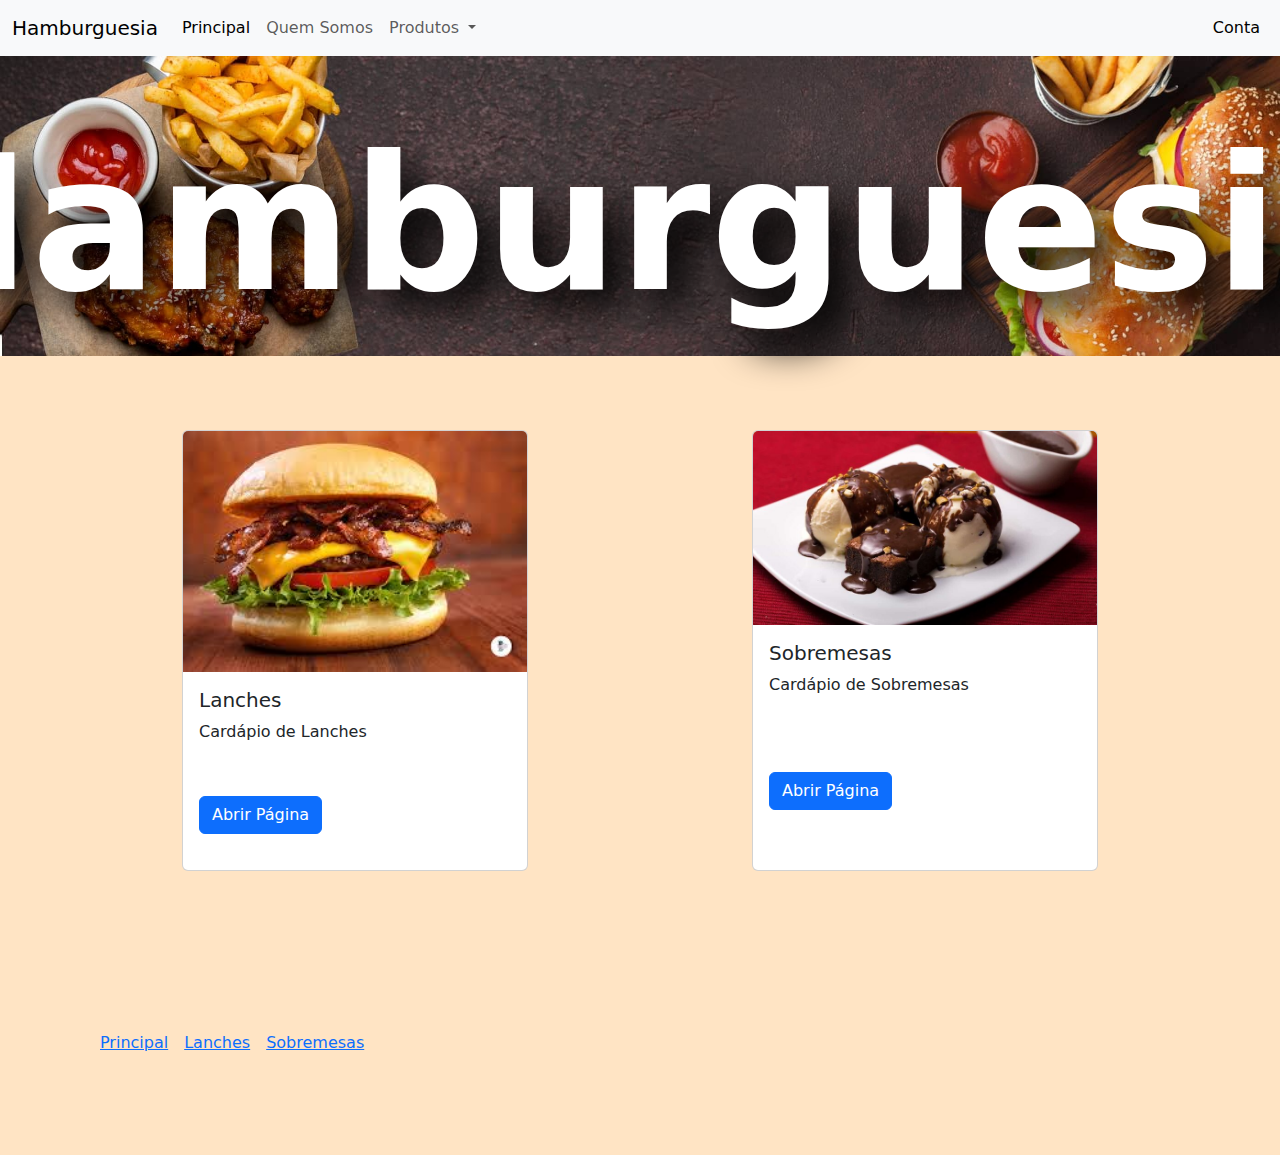
<file: index.html>
<DOCTYPE html="pt-br">
  <html>

  <head>
    <meta charset="UTF-8">
    <title>Hamburguesia</title>
    <link rel="stylesheet" href="https://maxcdn.bootstrapcdn.com/bootstrap/4.5.2/css/bootstrap.min.css">
    <script src="https://ajax.googleapis.com/ajax/libs/jquery/3.5.1/jquery.min.js"></script>
    <script src="https://cdnjs.cloudflare.com/ajax/libs/popper.js/1.16.0/umd/popper.min.js"></script>
    <script src="https://maxcdn.bootstrapcdn.com/bootstrap/4.5.2/js/bootstrap.min.js"></script>

    <link href="https://cdn.jsdelivr.net/npm/bootstrap@5.3.3/dist/css/bootstrap.min.css" rel="stylesheet"
      integrity="sha384-QWTKZyjpPEjISv5WaRU9OFeRpok6YctnYmDr5pNlyT2bRjXh0JMhjY6hW+ALEwIH" crossorigin="anonymous">
    <link rel="stylesheet" href="styler.css">
  </head>

  <body>
    <header>
      <nav class="navbar navbar-expand-lg bg-body-tertiary">
        <div class="container-fluid">
          <a class="navbar-brand">Hamburguesia</a>
          <button class="navbar-toggler" type="button" data-bs-toggle="collapse"
            data-bs-target="#navbarSupportedContent" aria-controls="navbarSupportedContent" aria-expanded="false"
            aria-label="Toggle navigation">
            <span class="navbar-toggler-icon"></span>
          </button>
          <div class="collapse navbar-collapse" id="navbarSupportedContent">
            <ul class="navbar-nav me-auto mb-2 mb-lg-0">
              <li class="nav-item">
                <a class="nav-link active" aria-current="page" href="index.html">Principal</a>
              </li>
              <li class="nav-item">
                <a class="nav-link" href="quem.html">Quem Somos</a>
              </li>
              <li class="nav-item dropdown">
                <a class="nav-link dropdown-toggle" href="#" role="button" data-bs-toggle="dropdown"
                  aria-expanded="false">
                  Produtos
                </a>
                <ul class="dropdown-menu">
                  <li><a class="dropdown-item" href="hambu.html">Lanches</a></li>
                  <li><a class="dropdown-item" href="sobre.html">Sobremesas</a></li>
                </ul>
              </li>
            </ul>
            <ul class="navbar-nav ms-auto">
              <li class="nav-item">
                <a class="nav-link active" aria-current="page" href="login.html">Conta</a>
              </li>
            </ul>
          </div>
        </div>
      </nav>
    </header>
    <main>
      </head>

      <body>
        <img src="img/ara.jpg" class="img-fluid" alt="Descrição da Imagem">
        <div class="overlay-text">Hamburguesia</div>
        </div>
        <div class="container mt-4">
          <div class="row">
            <div class="col-md-6">
              <div class="card">
                <img src="img/hamburguer.jfif" class="card-img-top" alt="...">
                <div class="card-body">
                  <h5 class="card-title">Lanches</h5>
                  <p class="card-text">Cardápio de Lanches</p>
                </div>
                <div class="card-body">
                  <a href="hambu.html" class="btn btn-primary">Abrir Página</a>
                </div>
              </div>
            </div>

            <div class="col-md-6">
              <div class="card">
                <img src="img/brownie.jpg" class="card-img-top" alt="...">
                <div class="card-body">
                  <h5 class="card-title">Sobremesas</h5>
                  <p class="card-text">Cardápio de Sobremesas</p>
                </div>
                <div class="card-body">
                  <a href="sobre.html" class="btn btn-primary">Abrir Página</a>
                </div>
              </div>
            </div>
          </div>
        </div>
        </div>
    </main>
    <footer>
      <nav style="--bs-breadcrumb-divider: '';" aria-label="breadcrumb">
        <ol class="breadcrumb">
          <li class="breadcrumb-item"><a href="index.html">Principal</a></li>
          <li class="breadcrumb-item"><a href="hambu.html">Lanches</a></li>
          <li class="breadcrumb-item"><a href="sobre.html">Sobremesas</a></li>
        </ol>
      </nav>
    </footer>
    <script src="https://cdn.jsdelivr.net/npm/bootstrap@5.3.3/dist/js/bootstrap.bundle.min.js"
      integrity="sha384-YvpcrYf0tY3lHB60NNkmXc5s9fDVZLESaAA55NDzOxhy9GkcIdslK1eN7N6jIeHz"
      crossorigin="anonymous"></script>
  </body>

  </html>
</file>
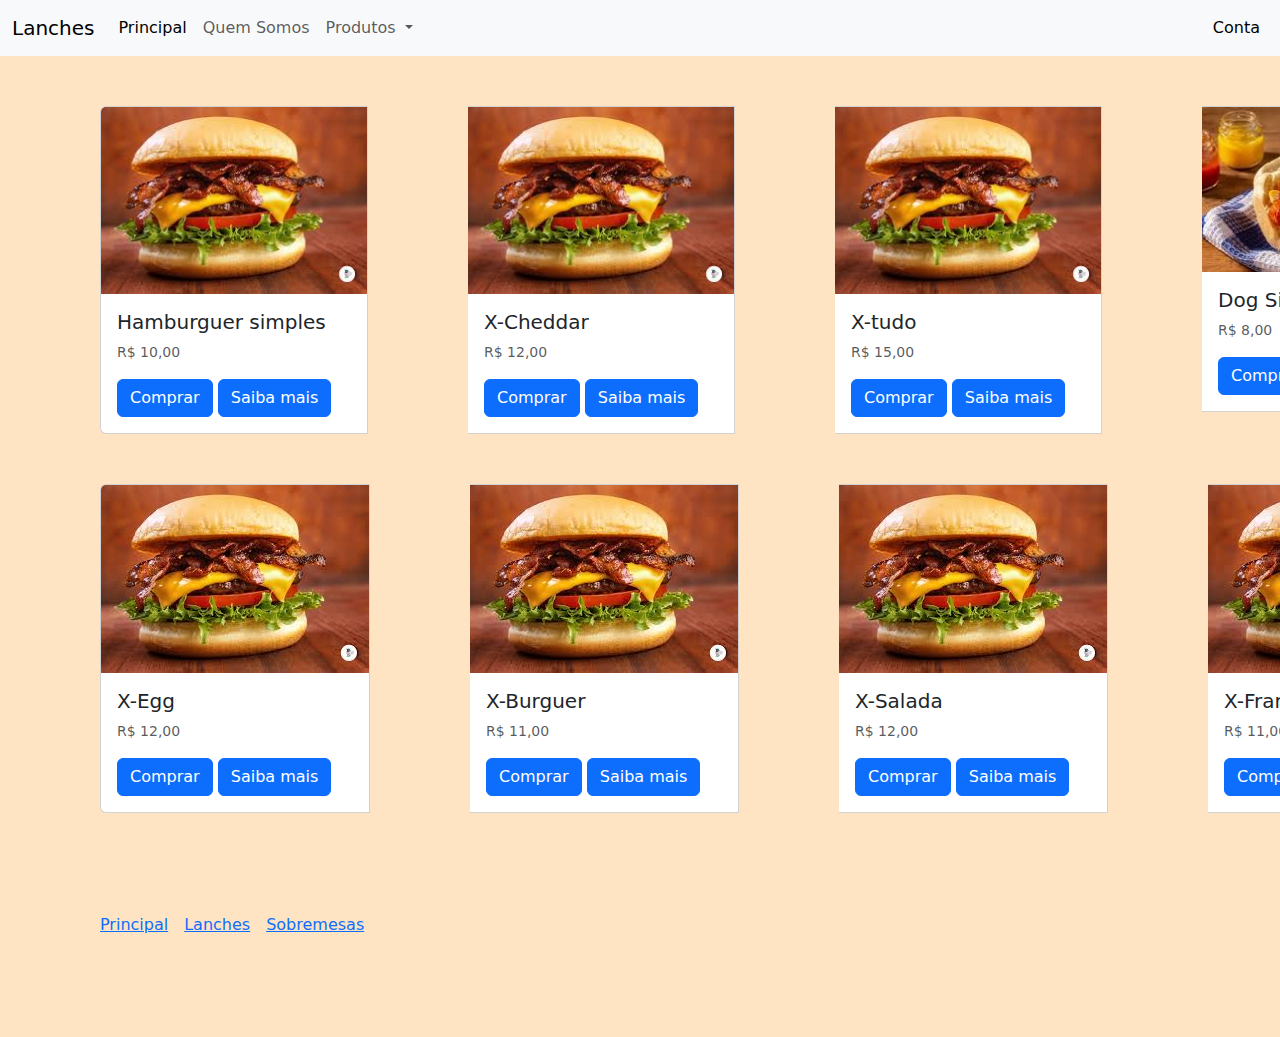
<file: hambu.html>
<DOCTYPE html="pt-br">
    <html>

    <head>
        <meta charset="UTF-8">
        <title>Lanches</title>
        <link rel="stylesheet" href="https://maxcdn.bootstrapcdn.com/bootstrap/4.5.2/css/bootstrap.min.css">
        <script src="https://ajax.googleapis.com/ajax/libs/jquery/3.5.1/jquery.min.js"></script>
        <script src="https://cdnjs.cloudflare.com/ajax/libs/popper.js/1.16.0/umd/popper.min.js"></script>
        <script src="https://maxcdn.bootstrapcdn.com/bootstrap/4.5.2/js/bootstrap.min.js"></script>

        <link href="https://cdn.jsdelivr.net/npm/bootstrap@5.3.3/dist/css/bootstrap.min.css" rel="stylesheet"
            integrity="sha384-QWTKZyjpPEjISv5WaRU9OFeRpok6YctnYmDr5pNlyT2bRjXh0JMhjY6hW+ALEwIH" crossorigin="anonymous">
        <link rel="stylesheet" href="styler.css">
    </head>

    <body>
        <header>
            <nav class="navbar navbar-expand-lg bg-body-tertiary">
                <div class="container-fluid">
                    <a class="navbar-brand">Lanches</a>
                    <button class="navbar-toggler" type="button" data-bs-toggle="collapse"
                        data-bs-target="#navbarSupportedContent" aria-controls="navbarSupportedContent"
                        aria-expanded="false" aria-label="Toggle navigation">
                        <span class="navbar-toggler-icon"></span>
                    </button>
                    <div class="collapse navbar-collapse" id="navbarSupportedContent">
                        <ul class="navbar-nav me-auto mb-2 mb-lg-0">
                            <li class="nav-item">
                                <a class="nav-link active" aria-current="page" href="index.html">Principal</a>
                            </li>
                            <li class="nav-item">
                                <a class="nav-link" href="quem.html">Quem Somos</a>
                            </li>
                            <li class="nav-item dropdown">
                                <a class="nav-link dropdown-toggle" href="#" role="button" data-bs-toggle="dropdown"
                                    aria-expanded="false">
                                    Produtos
                                </a>
                                <ul class="dropdown-menu">
                                    <li><a class="dropdown-item" href="hambu.html">Lanches</a></li>
                                    <li><a class="dropdown-item" href="sobre.html">Sobremesas</a></li>
                                </ul>
                            </li>
                        </ul>
                        <ul class="navbar-nav ms-auto">
                            <li class="nav-item">
                                <a class="nav-link active" aria-current="page" href="login.html">Conta</a>
                            </li>
                        </ul>
                    </div>
                </div>
            </nav>
        </header>
        <main>
            <div class="card-group" style="width:max-content;">
                <div class="card">
                    <img class="card-img-top" src="img/hamburguer.jfif" alt="Imagem de capa do card">
                    <div class="card-body">
                        <h5 class="card-title">Hamburguer simples</h5>
                        <p class="card-text"><small class="text-muted">R$ 10,00</small></p>
                        <button type="button" class="btn btn-primary" data-toggle="modal" data-target="#compra">
                            Comprar
                        </button>
                        <button type="button" class="btn btn-primary" data-toggle="modal" data-target="#hsimples">
                            Saiba mais
                        </button>
                    </div>
                </div>
                <div class="card">
                    <img class="card-img-top" src="img/hamburguer.jfif" alt="Imagem de capa do card">
                    <div class="card-body">
                        <h5 class="card-title">X-Cheddar</h5>
                        <p class="card-text"><small class="text-muted">R$ 12,00</small></p>
                        <button type="button" class="btn btn-primary" data-toggle="modal" data-target="#compra">
                            Comprar
                        </button>
                        <button type="button" class="btn btn-primary" data-toggle="modal" data-target="#hcheddar">
                            Saiba mais
                        </button>
                    </div>
                </div>
                <div class="card">
                    <img class="card-img-top" src="img/hamburguer.jfif" alt="Imagem de capa do card">
                    <div class="card-body">
                        <h5 class="card-title">X-tudo</h5>
                        <p class="card-text"><small class="text-muted">R$ 15,00</small></p>
                        <button type="button" class="btn btn-primary" data-toggle="modal" data-target="#compra">
                            Comprar
                        </button>
                        <button type="button" class="btn btn-primary" data-toggle="modal" data-target="#xtudo">
                            Saiba mais
                        </button>
                    </div>
                </div>
                <div class="card">
                    <img class="card-img-top" src="img/2.jpg" alt="Imagem de capa do card">
                    <div class="card-body">
                        <h5 class="card-title">Dog Simples</h5>
                        <p class="card-text"><small class="text-muted">R$ 8,00</small></p>
                        <button type="button" class="btn btn-primary" data-toggle="modal" data-target="#compra">
                            Comprar
                        </button>
                        <button type="button" class="btn btn-primary" data-toggle="modal" data-target="#dsimples">
                            Saiba mais
                        </button>
                    </div>
                </div>
                <div class="card">
                    <img class="card-img-top" src="img/2.jpg" alt="Imagem de capa do card">
                    <div class="card-body">
                        <h5 class="card-title">Dog Completo</h5>
                        <p class="card-text"><small class="text-muted">R$ 10,00</small></p>
                        <button type="button" class="btn btn-primary" data-toggle="modal" data-target="#compra">
                            Comprar
                        </button>
                        <button type="button" class="btn btn-primary" data-toggle="modal" data-target="#dcomp">
                            Saiba mais
                        </button>
                    </div>
                </div>
            </div>
            <div class="card-group" style="width:max-content;">
                <div class="card">
                    <img class="card-img-top" src="img/hamburguer.jfif" alt="Imagem de capa do card">
                    <div class="card-body">
                        <h5 class="card-title">X-Egg</h5>
                        <p class="card-text"><small class="text-muted">R$ 12,00</small></p>
                        <button type="button" class="btn btn-primary" data-toggle="modal" data-target="#compra">
                            Comprar
                        </button>
                        <button type="button" class="btn btn-primary" data-toggle="modal" data-target="#xegg">
                            Saiba mais
                        </button>
                    </div>
                </div>
                <div class="card">
                    <img class="card-img-top" src="img/hamburguer.jfif" alt="Imagem de capa do card">
                    <div class="card-body">
                        <h5 class="card-title">X-Burguer</h5>
                        <p class="card-text"><small class="text-muted">R$ 11,00</small></p>
                        <button type="button" class="btn btn-primary" data-toggle="modal" data-target="#compra">
                            Comprar
                        </button>
                        <button type="button" class="btn btn-primary" data-toggle="modal" data-target="#xburguer">
                            Saiba mais
                        </button>
                    </div>
                </div>
                <div class="card">
                    <img class="card-img-top" src="img/hamburguer.jfif" alt="Imagem de capa do card">
                    <div class="card-body">
                        <h5 class="card-title">X-Salada</h5>
                        <p class="card-text"><small class="text-muted">R$ 12,00</small></p>
                        <button type="button" class="btn btn-primary" data-toggle="modal" data-target="#compra">
                            Comprar
                        </button>
                        <button type="button" class="btn btn-primary" data-toggle="modal" data-target="#xsalada">
                            Saiba mais
                        </button>
                    </div>
                </div>
                <div class="card">
                    <img class="card-img-top" src="img/hamburguer.jfif" alt="Imagem de capa do card">
                    <div class="card-body">
                        <h5 class="card-title">X-Frango</h5>
                        <p class="card-text"><small class="text-muted">R$ 11,00</small></p>
                        <button type="button" class="btn btn-primary" data-toggle="modal" data-target="#compra">
                            Comprar
                        </button>
                        <button type="button" class="btn btn-primary" data-toggle="modal" data-target="#xfrango">
                            Saiba mais
                        </button>
                    </div>
                </div>
                <div class="card">
                    <img class="card-img-top" src="img/hamburguer.jfif" alt="Imagem de capa do card">
                    <div class="card-body">
                        <h5 class="card-title">X-Bacon</h5>
                        <p class="card-text"><small class="text-muted">R$ 13,00</small></p>
                        <button type="button" class="btn btn-primary" data-toggle="modal" data-target="#compra">
                            Comprar
                        </button>
                        <button type="button" class="btn btn-primary" data-toggle="modal" data-target="#xbacon">
                            Saiba mais
                        </button>
                    </div>
                </div>
            </div>
            <div class="modal fade" id="hsimples" tabindex="-1" role="dialog" aria-labelledby="exampleModalLabel"
                aria-hidden="true">
                <div class="modal-dialog" role="document">
                    <div class="modal-content">
                        <div class="modal-header">
                            <h5 class="modal-title" id="exampleModalLabel">Hamburguer simples</h5>
                            <button type="button" class="close" data-dismiss="modal" aria-label="Close">
                                <span aria-hidden="true">&times;</span>
                            </button>
                        </div>
                        <div class="modal-body">
                            Alface, tomate, milho, batata palha, hamburguer e pao
                        </div>
                        <div class="modal-footer">
                            <button type="button" class="btn btn-secondary" data-dismiss="modal">Fechar</button>
                        </div>
                    </div>
                </div>
            </div>
            <div class="modal fade" id="hcheddar" tabindex="-1" role="dialog" aria-labelledby="exampleModalLabel"
                aria-hidden="true">
                <div class="modal-dialog" role="document">
                    <div class="modal-content">
                        <div class="modal-header">
                            <h5 class="modal-title" id="exampleModalLabel">X-Cheddar</h5>
                            <button type="button" class="close" data-dismiss="modal" aria-label="Close">
                                <span aria-hidden="true">&times;</span>
                            </button>
                        </div>
                        <div class="modal-body">
                            Hambúrguer, queijo cheddar, alface, tomate e maionese.
                        </div>
                        <div class="modal-footer">
                            <button type="button" class="btn btn-secondary" data-dismiss="modal">Fechar</button>
                        </div>
                    </div>
                </div>
            </div>
            <div class="modal fade" id="xtudo" tabindex="-1" role="dialog" aria-labelledby="exampleModalLabel"
                aria-hidden="true">
                <div class="modal-dialog" role="document">
                    <div class="modal-content">
                        <div class="modal-header">
                            <h5 class="modal-title" id="exampleModalLabel">X-tudo</h5>
                            <button type="button" class="close" data-dismiss="modal" aria-label="Close">
                                <span aria-hidden="true">&times;</span>
                            </button>
                        </div>
                        <div class="modal-body">
                            Hambúrguer, queijo prato, presunto, bacon, ovo, alface, tomate e maionese.
                        </div>
                        <div class="modal-footer">
                            <button type="button" class="btn btn-secondary" data-dismiss="modal">Fechar</button>
                        </div>
                    </div>
                </div>
            </div>
            <div class="modal fade" id="xegg" tabindex="-1" role="dialog" aria-labelledby="exampleModalLabel"
                aria-hidden="true">
                <div class="modal-dialog" role="document">
                    <div class="modal-content">
                        <div class="modal-header">
                            <h5 class="modal-title" id="exampleModalLabel">X-Egg</h5>
                            <button type="button" class="close" data-dismiss="modal" aria-label="Close">
                                <span aria-hidden="true">&times;</span>
                            </button>
                        </div>
                        <div class="modal-body">
                            Hambúrguer, queijo prato, ovo, alface, tomate e maionese.
                        </div>
                        <div class="modal-footer">
                            <button type="button" class="btn btn-secondary" data-dismiss="modal">Fechar</button>
                        </div>
                    </div>
                </div>
            </div>
            <div class="modal fade" id="dsimples" tabindex="-1" role="dialog" aria-labelledby="exampleModalLabel"
                aria-hidden="true">
                <div class="modal-dialog" role="document">
                    <div class="modal-content">
                        <div class="modal-header">
                            <h5 class="modal-title" id="exampleModalLabel">Dog Simples</h5>
                            <button type="button" class="close" data-dismiss="modal" aria-label="Close">
                                <span aria-hidden="true">&times;</span>
                            </button>
                        </div>
                        <div class="modal-body">
                            Salsicha, batata palha, ketchup, maionese e mostarda.
                        </div>
                        <div class="modal-footer">
                            <button type="button" class="btn btn-secondary" data-dismiss="modal">Fechar</button>
                        </div>
                    </div>
                </div>
            </div>
            <div class="modal fade" id="dcomp" tabindex="-1" role="dialog" aria-labelledby="exampleModalLabel"
                aria-hidden="true">
                <div class="modal-dialog" role="document">
                    <div class="modal-content">
                        <div class="modal-header">
                            <h5 class="modal-title" id="exampleModalLabel">Dog Completo</h5>
                            <button type="button" class="close" data-dismiss="modal" aria-label="Close">
                                <span aria-hidden="true">&times;</span>
                            </button>
                        </div>
                        <div class="modal-body">
                            Salsicha, batata palha, ketchup, maionese, mostarda, purê de batata e catupiry.
                        </div>
                        <div class="modal-footer">
                            <button type="button" class="btn btn-secondary" data-dismiss="modal">Fechar</button>
                        </div>
                    </div>
                </div>
            </div>
            <div class="modal fade" id="xsalada" tabindex="-1" role="dialog" aria-labelledby="exampleModalLabel"
                aria-hidden="true">
                <div class="modal-dialog" role="document">
                    <div class="modal-content">
                        <div class="modal-header">
                            <h5 class="modal-title" id="exampleModalLabel">X-Salada</h5>
                            <button type="button" class="close" data-dismiss="modal" aria-label="Close">
                                <span aria-hidden="true">&times;</span>
                            </button>
                        </div>
                        <div class="modal-body">
                            Hambúrguer, queijo prato, alface, tomate e maionese.
                        </div>
                        <div class="modal-footer">
                            <button type="button" class="btn btn-secondary" data-dismiss="modal">Fechar</button>
                        </div>
                    </div>
                </div>
            </div>
            <div class="modal fade" id="xburguer" tabindex="-1" role="dialog" aria-labelledby="exampleModalLabel"
                aria-hidden="true">
                <div class="modal-dialog" role="document">
                    <div class="modal-content">
                        <div class="modal-header">
                            <h5 class="modal-title" id="exampleModalLabel">X-Burguer</h5>
                            <button type="button" class="close" data-dismiss="modal" aria-label="Close">
                                <span aria-hidden="true">&times;</span>
                            </button>
                        </div>
                        <div class="modal-body">
                            Hambúrguer, queijo prato e maionese.
                        </div>
                        <div class="modal-footer">
                            <button type="button" class="btn btn-secondary" data-dismiss="modal">Fechar</button>
                        </div>
                    </div>
                </div>
            </div>
            <div class="modal fade" id="xfrango" tabindex="-1" role="dialog" aria-labelledby="exampleModalLabel"
                aria-hidden="true">
                <div class="modal-dialog" role="document">
                    <div class="modal-content">
                        <div class="modal-header">
                            <h5 class="modal-title" id="exampleModalLabel">X-Frango</h5>
                            <button type="button" class="close" data-dismiss="modal" aria-label="Close">
                                <span aria-hidden="true">&times;</span>
                            </button>
                        </div>
                        <div class="modal-body">
                            File de frango, queijo prato, ovo, bacon, alface, tomate e maionese.
                        </div>
                        <div class="modal-footer">
                            <button type="button" class="btn btn-secondary" data-dismiss="modal">Fechar</button>
                        </div>
                    </div>
                </div>
            </div>
            <div class="modal fade" id="xbacon" tabindex="-1" role="dialog" aria-labelledby="exampleModalLabel"
                aria-hidden="true">
                <div class="modal-dialog" role="document">
                    <div class="modal-content">
                        <div class="modal-header">
                            <h5 class="modal-title" id="exampleModalLabel">X-Bacon</h5>
                            <button type="button" class="close" data-dismiss="modal" aria-label="Close">
                                <span aria-hidden="true">&times;</span>
                            </button>
                        </div>
                        <div class="modal-body">
                            Hambúrguer, queijo prato, bacon, alface, tomate e maionese.
                        </div>
                        <div class="modal-footer">
                            <button type="button" class="btn btn-secondary" data-dismiss="modal">Fechar</button>
                        </div>
                    </div>
                </div>
            </div>
            <div class="modal fade" id="compra" tabindex="-1" role="dialog" aria-labelledby="exampleModalLabel"
                aria-hidden="true">
                <div class="modal-dialog" role="document">
                    <div class="modal-content">
                        <div class="modal-header">
                            <h5 class="modal-title" id="exampleModalLabel">Sucesso!</h5>
                            <button type="button" class="close" data-dismiss="modal" aria-label="Close">
                                <span aria-hidden="true">&times;</span>
                            </button>
                        </div>
                        <div class="modal-body">
                            Produto adicionado ao carrinho.
                        </div>
                        <div class="modal-footer">
                            <button type="button" class="btn btn-secondary" data-dismiss="modal">Fechar</button>
                        </div>
                    </div>
                </div>
            </div>
        </main>
        <footer>
            <nav style="--bs-breadcrumb-divider: '';" aria-label="breadcrumb">
                <ol class="breadcrumb">
                    <li class="breadcrumb-item"><a href="index.html">Principal</a></li>
                    <li class="breadcrumb-item"><a href="hambu.html">Lanches</a></li>
                    <li class="breadcrumb-item"><a href="sobre.html">Sobremesas</a></li>
                </ol>
            </nav>
        </footer>
        <script src="https://cdn.jsdelivr.net/npm/bootstrap@5.3.3/dist/js/bootstrap.bundle.min.js"
            integrity="sha384-YvpcrYf0tY3lHB60NNkmXc5s9fDVZLESaAA55NDzOxhy9GkcIdslK1eN7N6jIeHz"
            crossorigin="anonymous"></script>
    </body>

    </html>
</file>
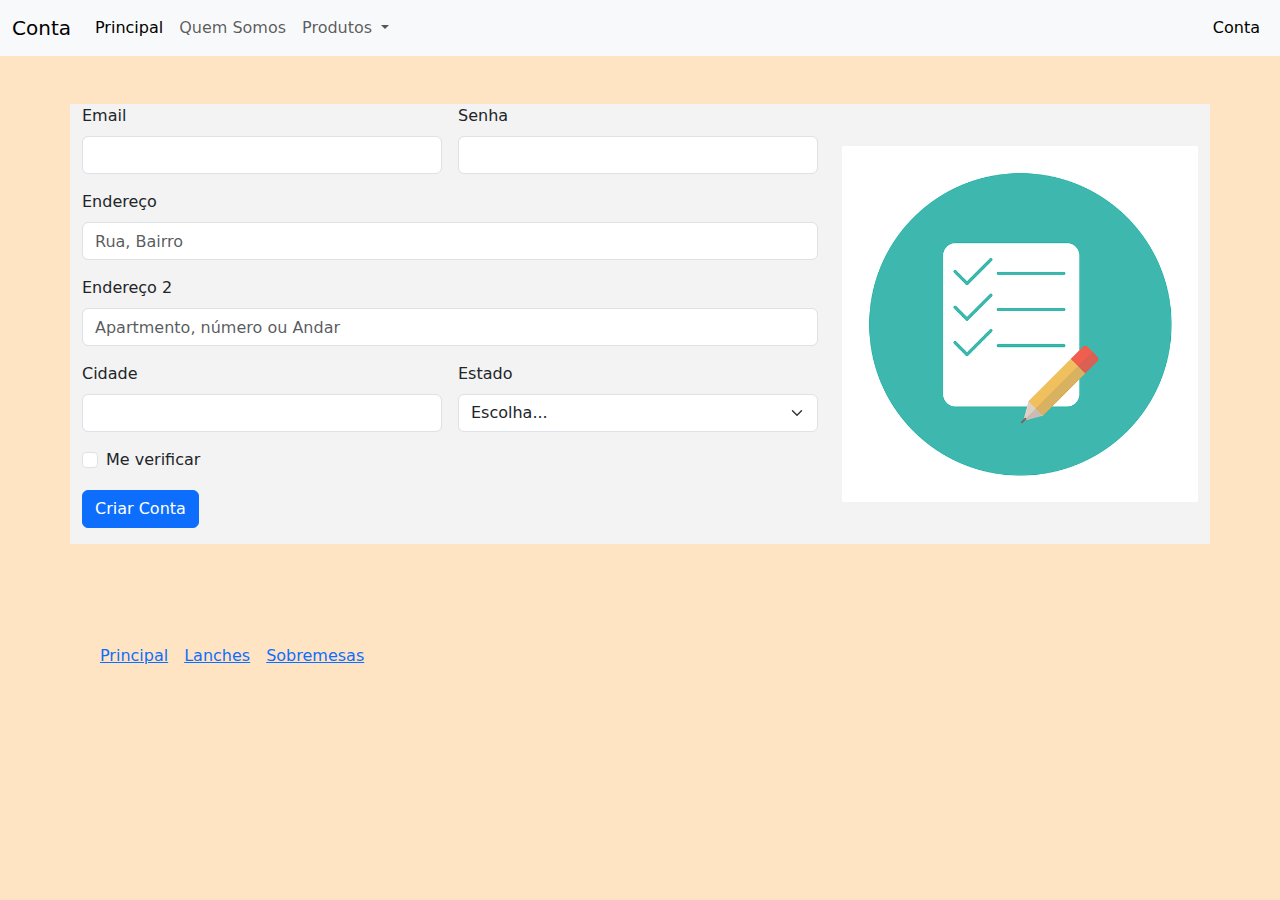
<file: login.html>
<DOCTYPE html="pt-br">
  <html>

  <head>
    <meta charset="UTF-8">
    <title>Login</title>
    <link rel="stylesheet" href="https://maxcdn.bootstrapcdn.com/bootstrap/4.5.2/css/bootstrap.min.css">
    <script src="https://ajax.googleapis.com/ajax/libs/jquery/3.5.1/jquery.min.js"></script>
    <script src="https://cdnjs.cloudflare.com/ajax/libs/popper.js/1.16.0/umd/popper.min.js"></script>
    <script src="https://maxcdn.bootstrapcdn.com/bootstrap/4.5.2/js/bootstrap.min.js"></script>

    <link href="https://cdn.jsdelivr.net/npm/bootstrap@5.3.3/dist/css/bootstrap.min.css" rel="stylesheet"
      integrity="sha384-QWTKZyjpPEjISv5WaRU9OFeRpok6YctnYmDr5pNlyT2bRjXh0JMhjY6hW+ALEwIH" crossorigin="anonymous">
    <link rel="stylesheet" href="styler.css">
  </head>

  <body>
    <header>
      <nav class="navbar navbar-expand-lg bg-body-tertiary">
        <div class="container-fluid">
          <a class="navbar-brand">Conta</a>
          <button class="navbar-toggler" type="button" data-bs-toggle="collapse"
            data-bs-target="#navbarSupportedContent" aria-controls="navbarSupportedContent" aria-expanded="false"
            aria-label="Toggle navigation">
            <span class="navbar-toggler-icon"></span>
          </button>
          <div class="collapse navbar-collapse" id="navbarSupportedContent">
            <ul class="navbar-nav me-auto mb-2 mb-lg-0">
              <li class="nav-item">
                <a class="nav-link active" aria-current="page" href="index.html">Principal</a>
              </li>
              <li class="nav-item">
                <a class="nav-link" href="quem.html">Quem Somos</a>
              </li>
              <li class="nav-item dropdown">
                <a class="nav-link dropdown-toggle" href="#" role="button" data-bs-toggle="dropdown"
                  aria-expanded="false">
                  Produtos
                </a>
                <ul class="dropdown-menu">
                  <li><a class="dropdown-item" href="hambu.html">Lanches</a></li>
                  <li><a class="dropdown-item" href="sobre.html">Sobremesas</a></li>
                </ul>
              </li>
            </ul>
            <ul class="navbar-nav ms-auto">
              <li class="nav-item">
                <a class="nav-link active" aria-current="page" href="login.html">Conta</a>
              </li>
            </ul>
          </div>
        </div>
      </nav>
    </header>
    <main>

      <div class="container mt-5">
        <div class="row">
          <div class="col-8">
            <form class="row g-3">
              <div class="col-md-6">
                <label for="inputEmail4" class="form-label">Email</label>
                <input type="email" class="form-control" id="inputEmail4">
              </div>
              <div class="col-md-6">
                <label for="inputPassword4" class="form-label">Senha</label>
                <input type="password" class="form-control" id="inputPassword4">
              </div>
              <div class="col-12">
                <label for="inputAddress" class="form-label">Endereço</label>
                <input type="text" class="form-control" id="inputAddress" placeholder="Rua, Bairro">
              </div>
              <div class="col-12">
                <label for="inputAddress2" class="form-label">Endereço 2</label>
                <input type="text" class="form-control" id="inputAddress2" placeholder="Apartmento, número ou Andar">
              </div>
              <div class="col-md-6">
                <label for="inputCity" class="form-label">Cidade</label>
                <input type="text" class="form-control" id="inputCity">
              </div>
              <div class="col-md-6">
                <label for="inputState" class="form-label">Estado</label>
                <select id="inputState" class="form-select">
                  <option selected>Escolha...</option>
                  <option value="AC">Acre</option>
                  <option value="AL">Alagoas</option>
                  <option value="AP">Amapá</option>
                  <option value="AM">Amazonas</option>
                  <option value="BA">Bahia</option>
                  <option value="CE">Ceará</option>
                  <option value="DF">Distrito Federal</option>
                  <option value="ES">Espírito Santo</option>
                  <option value="GO">Goiás</option>
                  <option value="MA">Maranhão</option>
                  <option value="MT">Mato Grosso</option>
                  <option value="MS">Mato Grosso do Sul</option>
                  <option value="MG">Minas Gerais</option>
                  <option value="PA">Pará</option>
                  <option value="PB">Paraíba</option>
                  <option value="PR">Paraná</option>
                  <option value="PE">Pernambuco</option>
                  <option value="PI">Piauí</option>
                  <option value="RJ">Rio de Janeiro</option>
                  <option value="RN">Rio Grande do Norte</option>
                  <option value="RS">Rio Grande do Sul</option>
                  <option value="RO">Rondônia</option>
                  <option value="RR">Roraima</option>
                  <option value="SC">Santa Catarina</option>
                  <option value="SP">São Paulo</option>
                  <option value="SE">Sergipe</option>
                  <option value="TO">Tocantins</option>
                </select>
              </div>
              <div class="col-12">
                <div class="form-check">
                  <input class="form-check-input" type="checkbox" id="gridCheck">
                  <label class="form-check-label" for="gridCheck">
                    Me verificar
                  </label>
                </div>
              </div>
              <div class="col-12">
                <button type="submit" class="btn btn-primary">Criar Conta</button>
              </div>
            </form>
          </div>
          <div class="col-4">
            <img src="img/formulario.png" alt="" width="100%">
          </div>

        </div>
      </div>



    </main>
    <footer>
      <nav style="--bs-breadcrumb-divider: '';" aria-label="breadcrumb">
        <ol class="breadcrumb">
          <li class="breadcrumb-item"><a href="index.html">Principal</a></li>
          <li class="breadcrumb-item"><a href="hambu.html">Lanches</a></li>
          <li class="breadcrumb-item"><a href="sobre.html">Sobremesas</a></li>
        </ol>
      </nav>
    </footer>

    <script src="https://cdn.jsdelivr.net/npm/bootstrap@5.3.3/dist/js/bootstrap.bundle.min.js"
      integrity="sha384-YvpcrYf0tY3lHB60NNkmXc5s9fDVZLESaAA55NDzOxhy9GkcIdslK1eN7N6jIeHz"
      crossorigin="anonymous"></script>
  </body>

  </html>
</file>
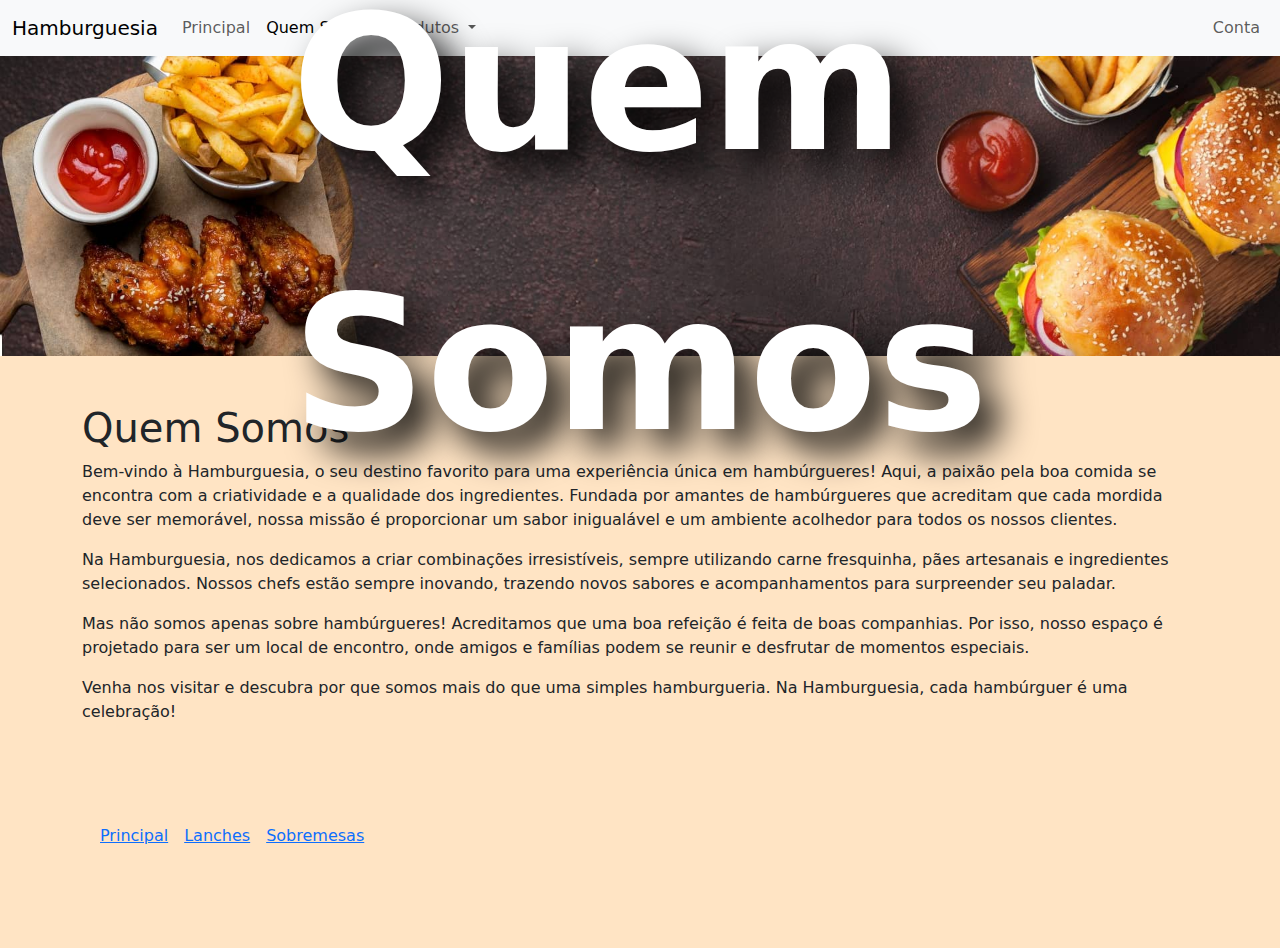
<file: quem.html>
<!DOCTYPE html>
<html lang="pt-br">

<head>
    <meta charset="UTF-8">
    <title>Quem Somos - Hamburguesia</title>
    <link rel="stylesheet" href="https://maxcdn.bootstrapcdn.com/bootstrap/4.5.2/css/bootstrap.min.css">
    <script src="https://ajax.googleapis.com/ajax/libs/jquery/3.5.1/jquery.min.js"></script>
    <script src="https://cdnjs.cloudflare.com/ajax/libs/popper.js/1.16.0/umd/popper.min.js"></script>
    <script src="https://maxcdn.bootstrapcdn.com/bootstrap/4.5.2/js/bootstrap.min.js"></script>
    <link href="https://cdn.jsdelivr.net/npm/bootstrap@5.3.3/dist/css/bootstrap.min.css" rel="stylesheet"
        integrity="sha384-QWTKZyjpPEjISv5WaRU9OFeRpok6YctnYmDr5pNlyT2bRjXh0JMhjY6hW+ALEwIH" crossorigin="anonymous">
    <link rel="stylesheet" href="styler.css">
</head>

<body>
    <header>
        <nav class="navbar navbar-expand-lg bg-body-tertiary">
            <div class="container-fluid">
                <a class="navbar-brand">Hamburguesia</a>
                <button class="navbar-toggler" type="button" data-bs-toggle="collapse"
                    data-bs-target="#navbarSupportedContent" aria-controls="navbarSupportedContent" aria-expanded="false"
                    aria-label="Toggle navigation">
                    <span class="navbar-toggler-icon"></span>
                </button>
                <div class="collapse navbar-collapse" id="navbarSupportedContent">
                    <ul class="navbar-nav me-auto mb-2 mb-lg-0">
                        <li class="nav-item">
                            <a class="nav-link" href="index.html">Principal</a>
                        </li>
                        <li class="nav-item">
                            <a class="nav-link active" href="quem.html">Quem Somos</a>
                        </li>
                        <li class="nav-item dropdown">
                            <a class="nav-link dropdown-toggle" href="#" role="button" data-bs-toggle="dropdown"
                                aria-expanded="false">
                                Produtos
                            </a>
                            <ul class="dropdown-menu">
                                <li><a class="dropdown-item" href="hambu.html">Lanches</a></li>
                                <li><a class="dropdown-item" href="sobre.html">Sobremesas</a></li>
                            </ul>
                        </li>
                    </ul>
                    <ul class="navbar-nav ms-auto">
                        <li class="nav-item">
                            <a class="nav-link" href="login.html">Conta</a>
                        </li>
                    </ul>
                </div>
            </div>
        </nav>
    </header>
    <img src="img/ara.jpg" class="img-fluid" alt="Descrição da Imagem">
    <div class="overlay-text">Quem Somos</div>
        </div>
    <main class="container my-5">
        <h1>Quem Somos</h1>
        <p>Bem-vindo à Hamburguesia, o seu destino favorito para uma experiência única em hambúrgueres! Aqui, a paixão pela boa comida se encontra com a criatividade e a qualidade dos ingredientes. Fundada por amantes de hambúrgueres que acreditam que cada mordida deve ser memorável, nossa missão é proporcionar um sabor inigualável e um ambiente acolhedor para todos os nossos clientes.</p>
        
        <p>Na Hamburguesia, nos dedicamos a criar combinações irresistíveis, sempre utilizando carne fresquinha, pães artesanais e ingredientes selecionados. Nossos chefs estão sempre inovando, trazendo novos sabores e acompanhamentos para surpreender seu paladar.</p>

        <p>Mas não somos apenas sobre hambúrgueres! Acreditamos que uma boa refeição é feita de boas companhias. Por isso, nosso espaço é projetado para ser um local de encontro, onde amigos e famílias podem se reunir e desfrutar de momentos especiais.</p>

        <p>Venha nos visitar e descubra por que somos mais do que uma simples hamburgueria. Na Hamburguesia, cada hambúrguer é uma celebração!</p>
    </main>
    <footer>
        <nav style="--bs-breadcrumb-divider: '';" aria-label="breadcrumb">
            <ol class="breadcrumb">
                <li class="breadcrumb-item"><a href="index.html">Principal</a></li>
                <li class="breadcrumb-item"><a href="hambu.html">Lanches</a></li>
                <li class="breadcrumb-item"><a href="sobre.html">Sobremesas</a></li>
            </ol>
        </nav>
    </footer>
    <script src="https://cdn.jsdelivr.net/npm/bootstrap@5.3.3/dist/js/bootstrap.bundle.min.js"
        integrity="sha384-YvpcrYf0tY3lHB60NNkmXc5s9fDVZLESaAA55NDzOxhy9GkcIdslK1eN7N6jIeHz"
        crossorigin="anonymous"></script>
</body>

</html>
</file>
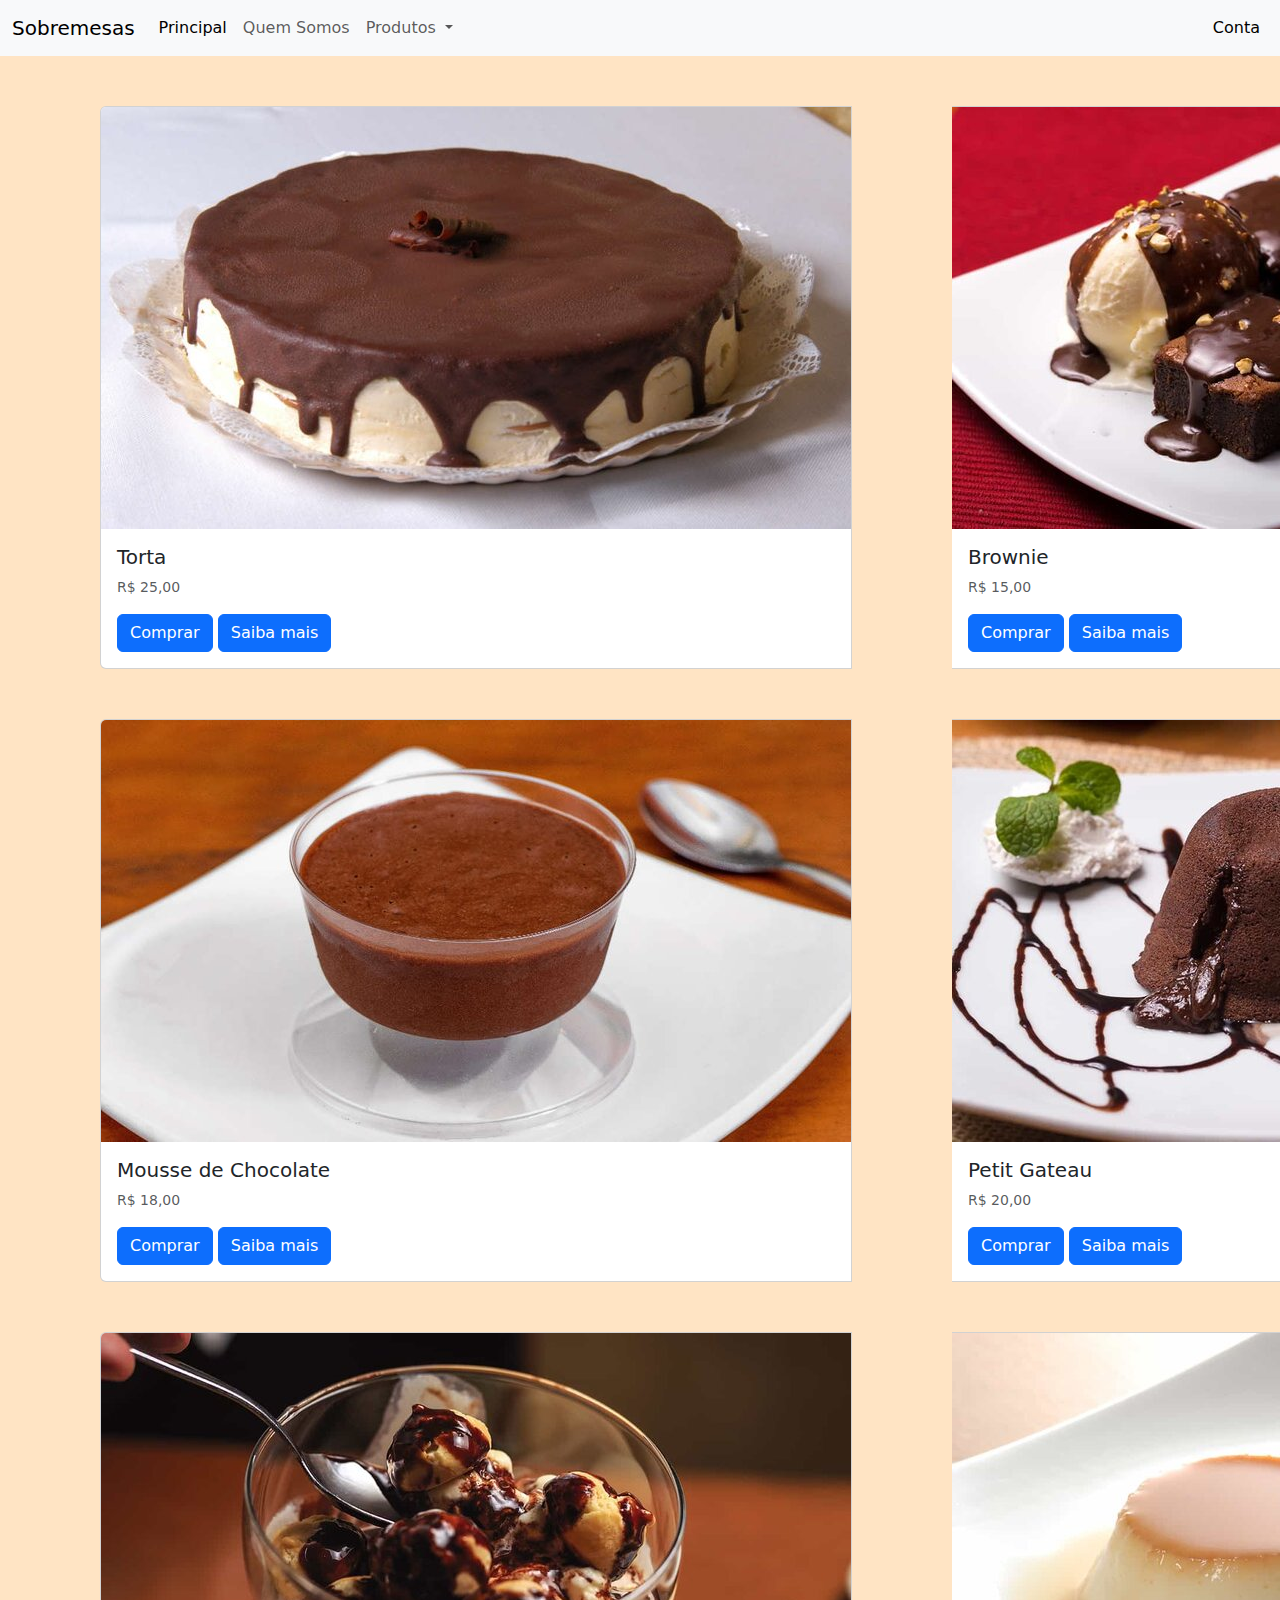
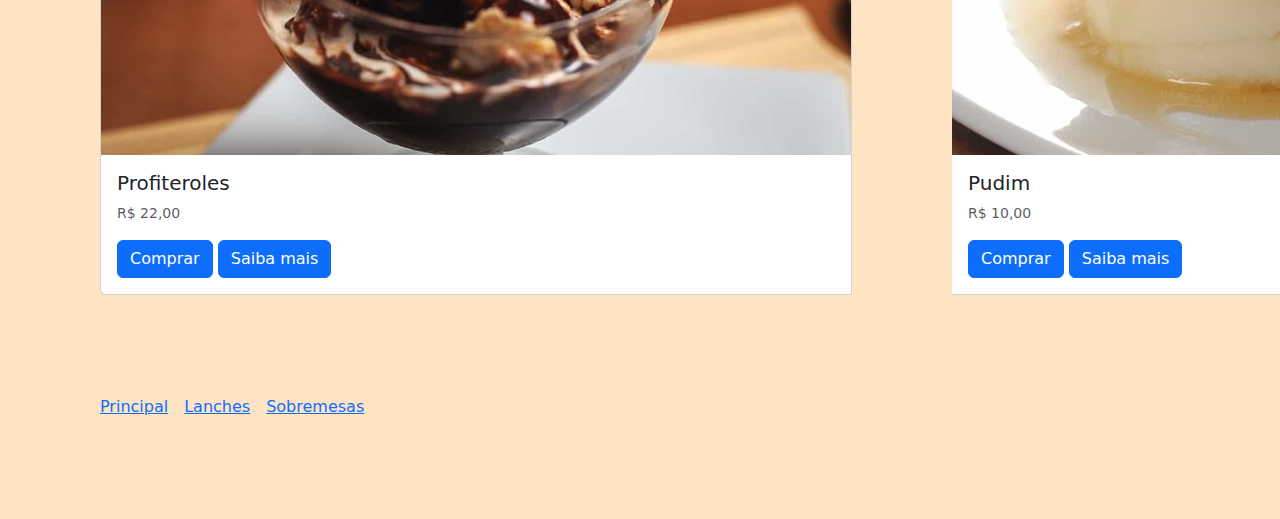
<file: sobre.html>
<DOCTYPE html="pt-br">
  <html>

  <head>
    <meta charset="UTF-8">
    <title>Sobremesas</title>
    <link rel="stylesheet" href="https://maxcdn.bootstrapcdn.com/bootstrap/4.5.2/css/bootstrap.min.css">
    <script src="https://ajax.googleapis.com/ajax/libs/jquery/3.5.1/jquery.min.js"></script>
    <script src="https://cdnjs.cloudflare.com/ajax/libs/popper.js/1.16.0/umd/popper.min.js"></script>
    <script src="https://maxcdn.bootstrapcdn.com/bootstrap/4.5.2/js/bootstrap.min.js"></script>

    <link href="https://cdn.jsdelivr.net/npm/bootstrap@5.3.3/dist/css/bootstrap.min.css" rel="stylesheet"
      integrity="sha384-QWTKZyjpPEjISv5WaRU9OFeRpok6YctnYmDr5pNlyT2bRjXh0JMhjY6hW+ALEwIH" crossorigin="anonymous">
    <link rel="stylesheet" href="styler.css">
  </head>

  <body>
    <header>
      <nav class="navbar navbar-expand-lg bg-body-tertiary">
        <div class="container-fluid">
          <a class="navbar-brand">Sobremesas</a>
          <button class="navbar-toggler" type="button" data-bs-toggle="collapse"
            data-bs-target="#navbarSupportedContent" aria-controls="navbarSupportedContent" aria-expanded="false"
            aria-label="Toggle navigation">
            <span class="navbar-toggler-icon"></span>
          </button>
          <div class="collapse navbar-collapse" id="navbarSupportedContent">
            <ul class="navbar-nav me-auto mb-2 mb-lg-0">
              <li class="nav-item">
                <a class="nav-link active" aria-current="page" href="index.html">Principal</a>
              </li>
              <li class="nav-item">
                <a class="nav-link" href="quem.html">Quem Somos</a>
              </li>
              <li class="nav-item dropdown">
                <a class="nav-link dropdown-toggle" href="#" role="button" data-bs-toggle="dropdown"
                  aria-expanded="false">
                  Produtos
                </a>
                <ul class="dropdown-menu">
                  <li><a class="dropdown-item" href="hambu.html">Lanches</a></li>
                  <li><a class="dropdown-item" href="sobre.html">Sobremesas</a></li>
                </ul>
              </li>
            </ul>
            <ul class="navbar-nav ms-auto">
              <li class="nav-item">
                <a class="nav-link active" aria-current="page" href="login.html">Conta</a>
              </li>
            </ul>
          </div>
        </div>
      </nav>
    </header>
    <main>
      <div class="card-group" style="width:max-content;">
        <div class="card">
            <img class="card-img-top" src="img/Torta+Inteira.jpg" alt="Imagem de capa do card">
            <div class="card-body">
                <h5 class="card-title">Torta</h5>
                <p class="card-text"><small class="text-muted">R$ 25,00</small></p>
                <button type="button" class="btn btn-primary" data-toggle="modal" data-target="#compra">
                    Comprar
                </button>
                <button type="button" class="btn btn-primary" data-toggle="modal" data-target="#torta">
                    Saiba mais
                </button>
            </div>
        </div>
        <div class="card">
            <img class="card-img-top" src="img/brownie.jpg" alt="Imagem de capa do card">
            <div class="card-body">
                <h5 class="card-title">Brownie</h5>
                <p class="card-text"><small class="text-muted">R$ 15,00</small></p>
                <button type="button" class="btn btn-primary" data-toggle="modal" data-target="#compra">
                    Comprar
                </button>
                <button type="button" class="btn btn-primary" data-toggle="modal" data-target="#brownie">
                    Saiba mais
                </button>
            </div>
        </div>
    </div>
    <div class="card-group" style="width:max-content;">
        <div class="card">
            <img class="card-img-top" src="img/Mousse+de+Chocolate.jpg" alt="Imagem de capa do card">
            <div class="card-body">
                <h5 class="card-title">Mousse de Chocolate</h5>
                <p class="card-text"><small class="text-muted">R$ 18,00</small></p>
                <button type="button" class="btn btn-primary" data-toggle="modal" data-target="#compra">
                    Comprar
                </button>
                <button type="button" class="btn btn-primary" data-toggle="modal" data-target="#mousse">
                    Saiba mais
                </button>
            </div>
        </div>
        <div class="card">
            <img class="card-img-top" src="img/Petit-gateau.jpg" alt="Imagem de capa do card">
            <div class="card-body">
                <h5 class="card-title">Petit Gateau</h5>
                <p class="card-text"><small class="text-muted">R$ 20,00</small></p>
                <button type="button" class="btn btn-primary" data-toggle="modal" data-target="#compra">
                    Comprar
                </button>
                <button type="button" class="btn btn-primary" data-toggle="modal" data-target="#pg">
                    Saiba mais
                </button>
            </div>
        </div>
    </div>
    <div class="card-group" style="width:max-content;">
        <div class="card">
            <img class="card-img-top" src="img/profiteroles.jpg" alt="Imagem de capa do card">
            <div class="card-body">
                <h5 class="card-title">Profiteroles</h5>
                <p class="card-text"><small class="text-muted">R$ 22,00</small></p>
                <button type="button" class="btn btn-primary" data-toggle="modal" data-target="#compra">
                    Comprar
                </button>
                <button type="button" class="btn btn-primary" data-toggle="modal" data-target="#pft">
                    Saiba mais
                </button>
            </div>
        </div>
        <div class="card">
            <img class="card-img-top" src="img/pudim.jpg" alt="Imagem de capa do card">
            <div class="card-body">
                <h5 class="card-title">Pudim</h5>
                <p class="card-text"><small class="text-muted">R$ 10,00</small></p>
                <button type="button" class="btn btn-primary" data-toggle="modal" data-target="#compra">
                    Comprar
                </button>
                <button type="button" class="btn btn-primary" data-toggle="modal" data-target="#pudim">
                    Saiba mais
                </button>
            </div>
        </div>
    </div>
      <div class="modal fade" id="torta" tabindex="-1" role="dialog" aria-labelledby="exampleModalLabel"
        aria-hidden="true">
        <div class="modal-dialog" role="document">
          <div class="modal-content">
            <div class="modal-header">
              <h5 class="modal-title" id="exampleModalLabel">Torta</h5>
              <button type="button" class="close" data-dismiss="modal" aria-label="Close">
                <span aria-hidden="true">&times;</span>
              </button>
            </div>
            <div class="modal-body">
              Carioca, sacrapantina e alemã.
            </div>
            <div class="modal-footer">
              <button type="button" class="btn btn-secondary" data-dismiss="modal">Fechar</button>
            </div>
          </div>
        </div>
      </div>
      <div class="modal fade" id="pudim" tabindex="-1" role="dialog" aria-labelledby="exampleModalLabel"
        aria-hidden="true">
        <div class="modal-dialog" role="document">
          <div class="modal-content">
            <div class="modal-header">
              <h5 class="modal-title" id="exampleModalLabel">Pudim</h5>
              <button type="button" class="close" data-dismiss="modal" aria-label="Close">
                <span aria-hidden="true">&times;</span>
              </button>
            </div>
            <div class="modal-body">
              Pudim de leite condensado com calda caramelada.
            </div>
            <div class="modal-footer">
              <button type="button" class="btn btn-secondary" data-dismiss="modal">Fechar</button>
            </div>
          </div>
        </div>
      </div>
      <div class="modal fade" id="brownie" tabindex="-1" role="dialog" aria-labelledby="exampleModalLabel"
        aria-hidden="true">
        <div class="modal-dialog" role="document">
          <div class="modal-content">
            <div class="modal-header">
              <h5 class="modal-title" id="exampleModalLabel">Brownie</h5>
              <button type="button" class="close" data-dismiss="modal" aria-label="Close">
                <span aria-hidden="true">&times;</span>
              </button>
            </div>
            <div class="modal-body">
              Porção para duas pessoas com sorvete de creme, castanha picada, creme chantilly e calda quente de
              chocolate.
            </div>
            <div class="modal-footer">
              <button type="button" class="btn btn-secondary" data-dismiss="modal">Fechar</button>
            </div>
          </div>
        </div>
      </div>
      <div class="modal fade" id="mousse" tabindex="-1" role="dialog" aria-labelledby="exampleModalLabel"
        aria-hidden="true">
        <div class="modal-dialog" role="document">
          <div class="modal-content">
            <div class="modal-header">
              <h5 class="modal-title" id="exampleModalLabel">Mousse</h5>
              <button type="button" class="close" data-dismiss="modal" aria-label="Close">
                <span aria-hidden="true">&times;</span>
              </button>
            </div>
            <div class="modal-body">
              Mousse de Chocolate
            </div>
            <div class="modal-footer">
              <button type="button" class="btn btn-secondary" data-dismiss="modal">Fechar</button>
            </div>
          </div>
        </div>
      </div>
      <div class="modal fade" id="pg" tabindex="-1" role="dialog" aria-labelledby="exampleModalLabel"
        aria-hidden="true">
        <div class="modal-dialog" role="document">
          <div class="modal-content">
            <div class="modal-header">
              <h5 class="modal-title" id="exampleModalLabel">Petit-gateau</h5>
              <button type="button" class="close" data-dismiss="modal" aria-label="Close">
                <span aria-hidden="true">&times;</span>
              </button>
            </div>
            <div class="modal-body">
              Petit gateau servido com bola de sorvete de creme.
            </div>
            <div class="modal-footer">
              <button type="button" class="btn btn-secondary" data-dismiss="modal">Fechar</button>
            </div>
          </div>
        </div>
      </div>
      <div class="modal fade" id="pft" tabindex="-1" role="dialog" aria-labelledby="exampleModalLabel"
        aria-hidden="true">
        <div class="modal-dialog" role="document">
          <div class="modal-content">
            <div class="modal-header">
              <h5 class="modal-title" id="exampleModalLabel">Profiteroles</h5>
              <button type="button" class="close" data-dismiss="modal" aria-label="Close">
                <span aria-hidden="true">&times;</span>
              </button>
            </div>
            <div class="modal-body">
              Carolinas recheadas com creme anglaise e sorvete de creme com calda quente de chocolate.
            </div>
            <div class="modal-footer">
              <button type="button" class="btn btn-secondary" data-dismiss="modal">Fechar</button>
            </div>
          </div>
        </div>
      </div>
      <div class="modal fade" id="compra" tabindex="-1" role="dialog" aria-labelledby="exampleModalLabel"
        aria-hidden="true">
        <div class="modal-dialog" role="document">
          <div class="modal-content">
            <div class="modal-header">
              <h5 class="modal-title" id="exampleModalLabel">Sucesso!</h5>
              <button type="button" class="close" data-dismiss="modal" aria-label="Close">
                <span aria-hidden="true">&times;</span>
              </button>
            </div>
            <div class="modal-body">
              Produto adicionado ao carrinho.
            </div>
            <div class="modal-footer">
              <button type="button" class="btn btn-secondary" data-dismiss="modal">Fechar</button>
            </div>
          </div>
        </div>
      </div>
    </main>
    <footer>
      <nav style="--bs-breadcrumb-divider: '';" aria-label="breadcrumb">
        <ol class="breadcrumb">
          <li class="breadcrumb-item"><a href="index.html">Principal</a></li>
          <li class="breadcrumb-item"><a href="hambu.html">Lanches</a></li>
          <li class="breadcrumb-item"><a href="sobre.html">Sobremesas</a></li>
        </ol>
      </nav>
    </footer>
    <script src="https://cdn.jsdelivr.net/npm/bootstrap@5.3.3/dist/js/bootstrap.bundle.min.js"
      integrity="sha384-YvpcrYf0tY3lHB60NNkmXc5s9fDVZLESaAA55NDzOxhy9GkcIdslK1eN7N6jIeHz"
      crossorigin="anonymous"></script>
  </body>

  </html>
</file>
<file: styler.css>
body,
main,
footer,
header {
    background-color: bisque;
}


.col-8,
.col-4 {
    background-color: rgb(243, 243, 243);
}

.container {
    background-color: #ffe4c4;
}

.col-4 {
    align-content: center;
}

.card {
    margin-left: 100px;
    margin-right: 100px;
    margin-top: 50px;
    margin-bottom: 100px;
}

footer {
    margin: 100px;
}

.img-fluid {
    width: 100%;
    height: auto;
}


.img-container {
    position: relative;
    display: inline-block;
}


.overlay-text {
    position: absolute;
    top: 25%;
    left: 50%;
    transform: translate(-50%, -50%);
    color: white;
    padding: 10px;
    border-radius: 10px;
    font-size: 140pt;
    text-shadow: 0.1em 0.1em 0.2em black;
    font-weight: 700;
}

.card {
    height: 80%;
}
</file>
